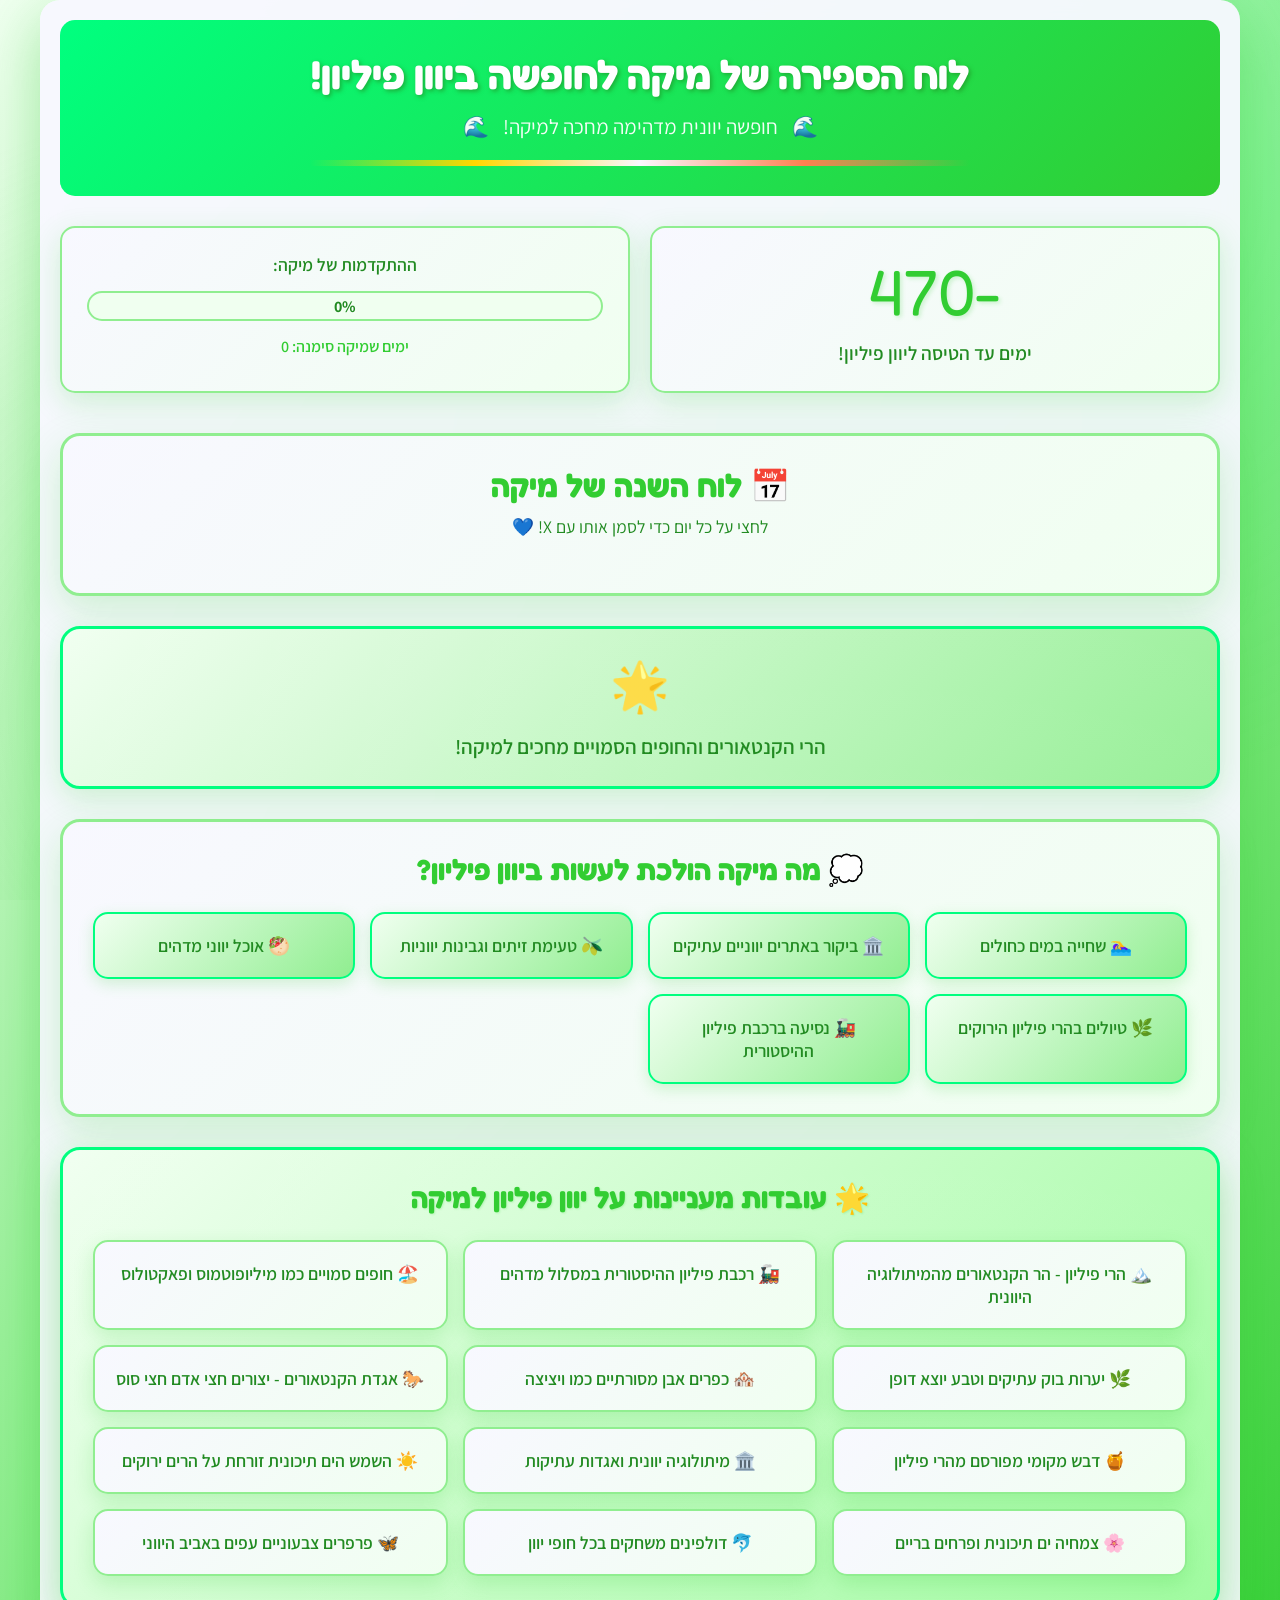
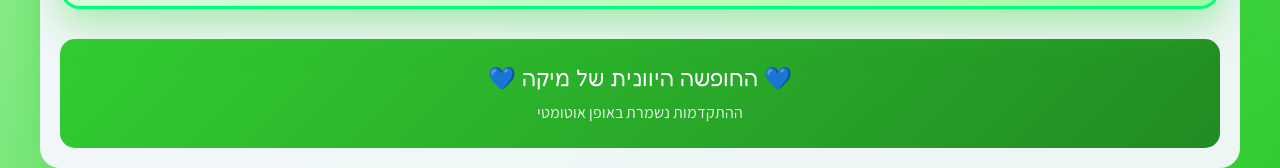
<file: index.html>
<!DOCTYPE html>
<html lang="he" dir="rtl">
<head>
    <meta charset="UTF-8">
    <meta name="viewport" content="width=device-width, initial-scale=1.0">
    <title>לוח הספירה של מיקה לחופשה ביוון פיליון</title>
    
    <!-- Meta tags for better sharing -->
    <meta name="description" content="לוח ספירה אישי של מיקה לחופשה ביוון פיליון - 21 באוגוסט 2025">
    <meta name="author" content="Mika's Greece Pilion Countdown">
    <meta name="keywords" content="Greece, Pilion, vacation, countdown, מיקה, יוון, פיליון, ספירה לאחור">
    
    <!-- Open Graph tags for social sharing -->
    <meta property="og:title" content="לוח הספירה של מיקה לחופשה ביוון פיליון">
    <meta property="og:description" content="ספירה לאחור מרגשת לחופשה של מיקה ביוון פיליון עם הרי הקנטאורים!">
    <meta property="og:type" content="website">
    <meta property="og:locale" content="he_IL">
    
    <!-- Favicon -->
    <link rel="icon" href="data:image/svg+xml,<svg xmlns=%22http://www.w3.org/2000/svg%22 viewBox=%220 0 100 100%22><text y=%22.9em%22 font-size=%2290%22>🇬🇷</text></svg>">
    
    <!-- Google Fonts -->
    <link rel="preconnect" href="https://fonts.googleapis.com">
    <link rel="preconnect" href="https://fonts.gstatic.com" crossorigin>
    <link href="https://fonts.googleapis.com/css2?family=Varela+Round&family=Fredoka+One:wght@400&family=Assistant:wght@400;600;700&display=swap" rel="stylesheet">
    
    <link rel="stylesheet" href="style.css">
</head>
<body>
    <div class="ocean-background"></div>
    <div class="floating-bubbles"></div>
    
    <div class="countdown-container">
        <header class="header">
            <h1 class="title"> לוח הספירה של מיקה לחופשה ביוון פיליון! </h1>
            <div class="subtitle">
                <span class="wave-emoji">🌊</span>
                <span>חופשה יוונית מדהימה מחכה למיקה!</span>
                <span class="wave-emoji">🌊</span>
            </div>
            <div class="azure-border"></div>
        </header>

        <div class="countdown-info">
            <div class="info-card main-counter">
                <div class="counter-number" id="daysLeft">0</div>
                <div class="counter-label">ימים עד הטיסה ליוון פיליון!</div>
            </div>
            
            <div class="info-card progress-card">
                <div class="progress-label">ההתקדמות של מיקה:</div>
                <div class="progress-bar">
                    <div class="progress-fill" id="progressFill"></div>
                    <div class="progress-text" id="progressText">0%</div>
                </div>
                <div class="marked-days">ימים שמיקה סימנה: <span id="markedCount">0</span></div>
            </div>

        </div>

        <div class="calendar-section">
            <div class="calendar-header">
                <h2>📅 לוח השנה של מיקה</h2>
                <p>לחצי על כל יום כדי לסמן אותו עם X! 💙</p>
            </div>
            
            <div class="calendar-grid" id="calendarGrid">
                <!-- Calendar will be generated by JavaScript -->
            </div>
        </div>

        <div class="encouragement-section">
            <div class="encouragement-card" id="encouragementCard">
                <div class="encouragement-icon">🌟</div>
                <div class="encouragement-text" id="encouragementText">
                    מיקה, עוד מעט תהיי ביוון פיליון עם הרי הקנטאורים הקסומים!
                </div>
            </div>
        </div>

        <div class="cyprus-dreams">
            <h3>💭 מה מיקה הולכת לעשות ביוון פיליון?</h3>
            <div class="dreams-grid">
                <div class="dream-item">🏊‍♀️ שחייה במים כחולים</div>
                <div class="dream-item">🏛️ ביקור באתרים יווניים עתיקים</div>
                <div class="dream-item">🫒 טעימת זיתים וגבינות יווניות</div>
                <div class="dream-item">🥙 אוכל יווני מדהים</div>
                <div class="dream-item">🌿 טיולים בהרי פיליון הירוקים</div>
                <div class="dream-item">🚂 נסיעה ברכבת פיליון ההיסטורית</div>
            </div>
        </div>

        <div class="cyprus-facts">
            <h3>🌟 עובדות מעניינות על יוון פיליון למיקה</h3>
            <div class="facts-grid">
                <div class="fact-item">🏔️ הרי פיליון - הר הקנטאורים מהמיתולוגיה היוונית</div>
                <div class="fact-item">🚂 רכבת פיליון ההיסטורית במסלול מדהים</div>
                <div class="fact-item">🏖️ חופים סמויים כמו מיליופוטמוס ופאקטולוס</div>
                <div class="fact-item">🌿 יערות בוק עתיקים וטבע יוצא דופן</div>
                <div class="fact-item">🏘️ כפרים אבן מסורתיים כמו ויציצה</div>
                <div class="fact-item">🐎 אגדת הקנטאורים - יצורים חצי אדם חצי סוס</div>
                <div class="fact-item">🍯 דבש מקומי מפורסם מהרי פיליון</div>
                <div class="fact-item">🏛️ מיתולוגיה יוונית ואגדות עתיקות</div>
                <div class="fact-item">☀️ השמש הים תיכונית זורחת על הרים ירוקים</div>
                <div class="fact-item">🌸 צמחיה ים תיכונית ופרחים בריים</div>
                <div class="fact-item">🐬 דולפינים משחקים בכל חופי יוון</div>
                <div class="fact-item">🦋 פרפרים צבעוניים עפים באביב היווני</div>
            </div>
        </div>

        <footer class="footer">
            <div class="footer-text">
                <p>💙 החופשה היוונית של מיקה 💙</p>
                <small>ההתקדמות נשמרת באופן אוטומטי</small>
            </div>
        </footer>
    </div>

    <!-- Celebration Modal -->
    <div class="celebration-modal" id="celebrationModal">
        <div class="celebration-content">
            <div class="celebration-emoji">🎉</div>
            <h2>יופי מיקה!</h2>
            <p>עוד יום קרוב יותר לחופשה ביוון פיליון!</p>
            <button class="close-modal" onclick="closeCelebration()">המשך ✨</button>
        </div>
    </div>

    <!-- Notification Area -->
    <div class="notification-area" id="notificationArea"></div>

    <script src="script.js"></script>
</body>
</html>
</file>
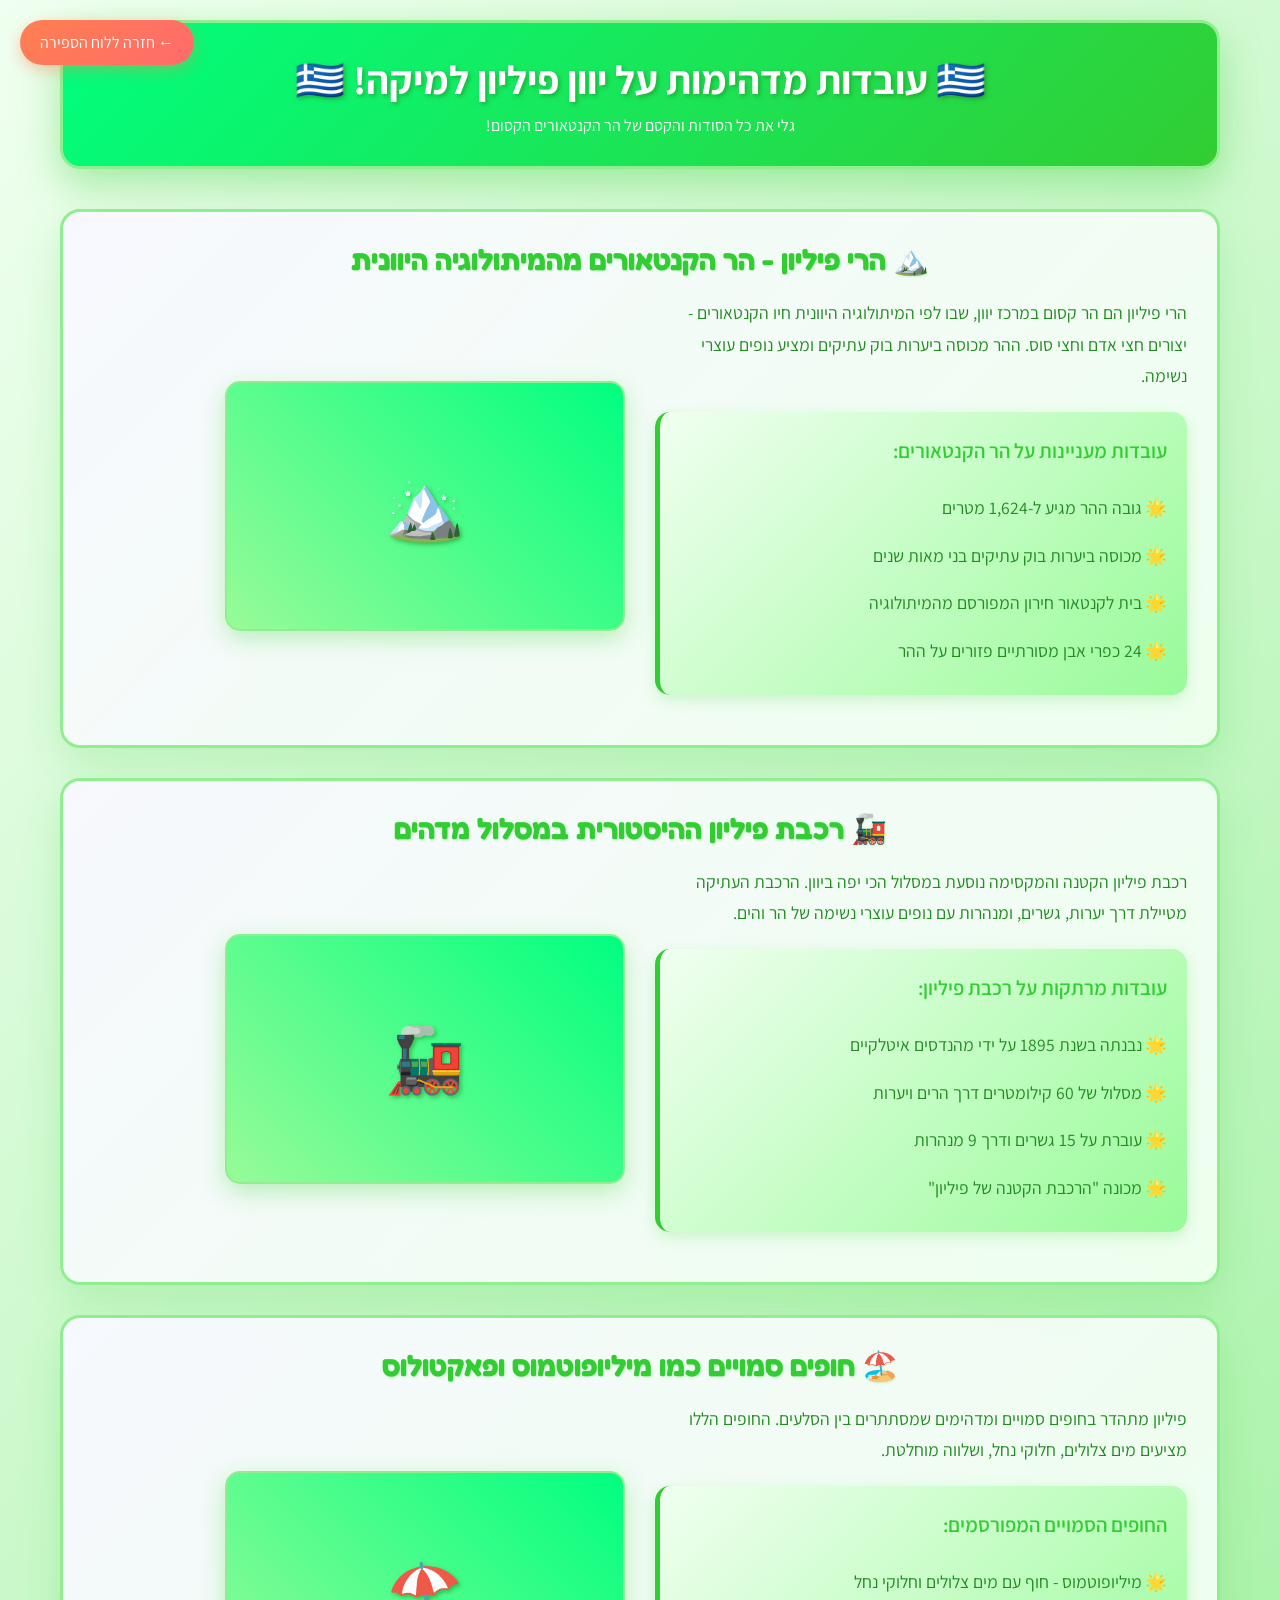
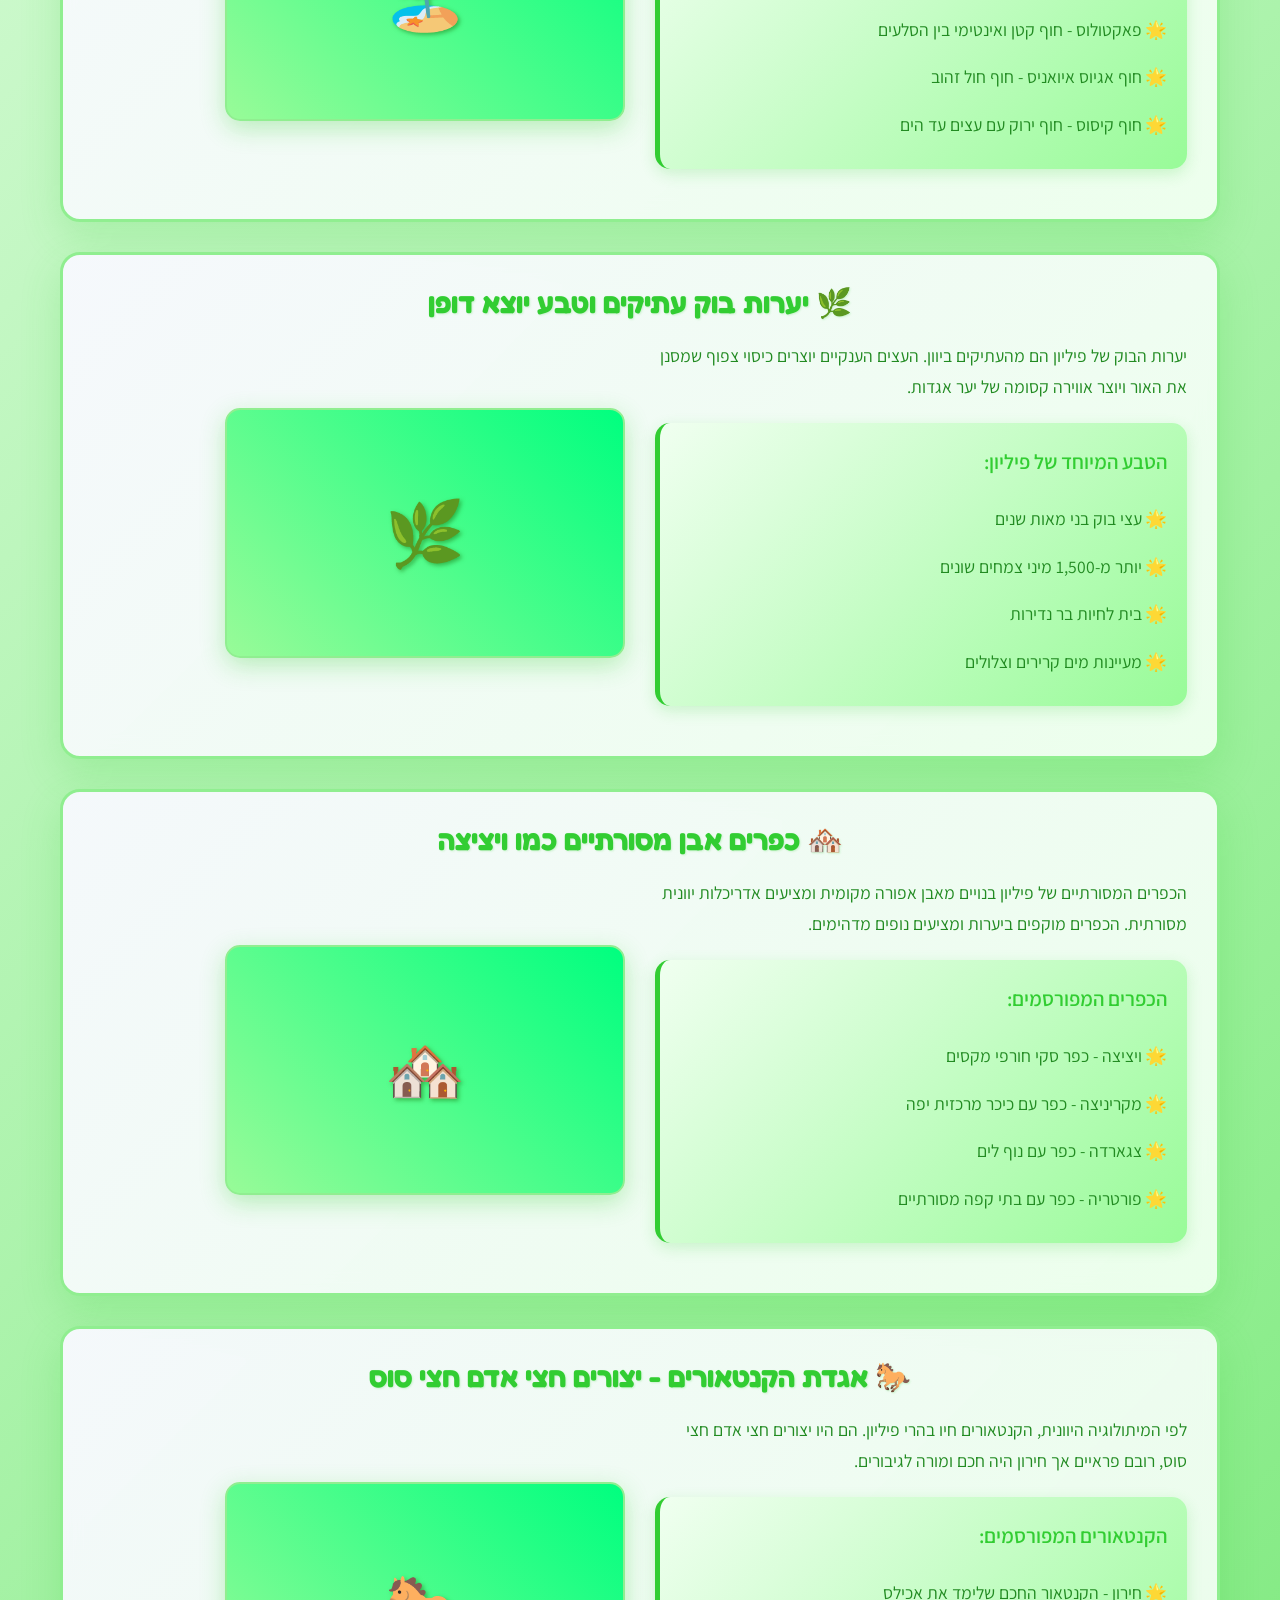
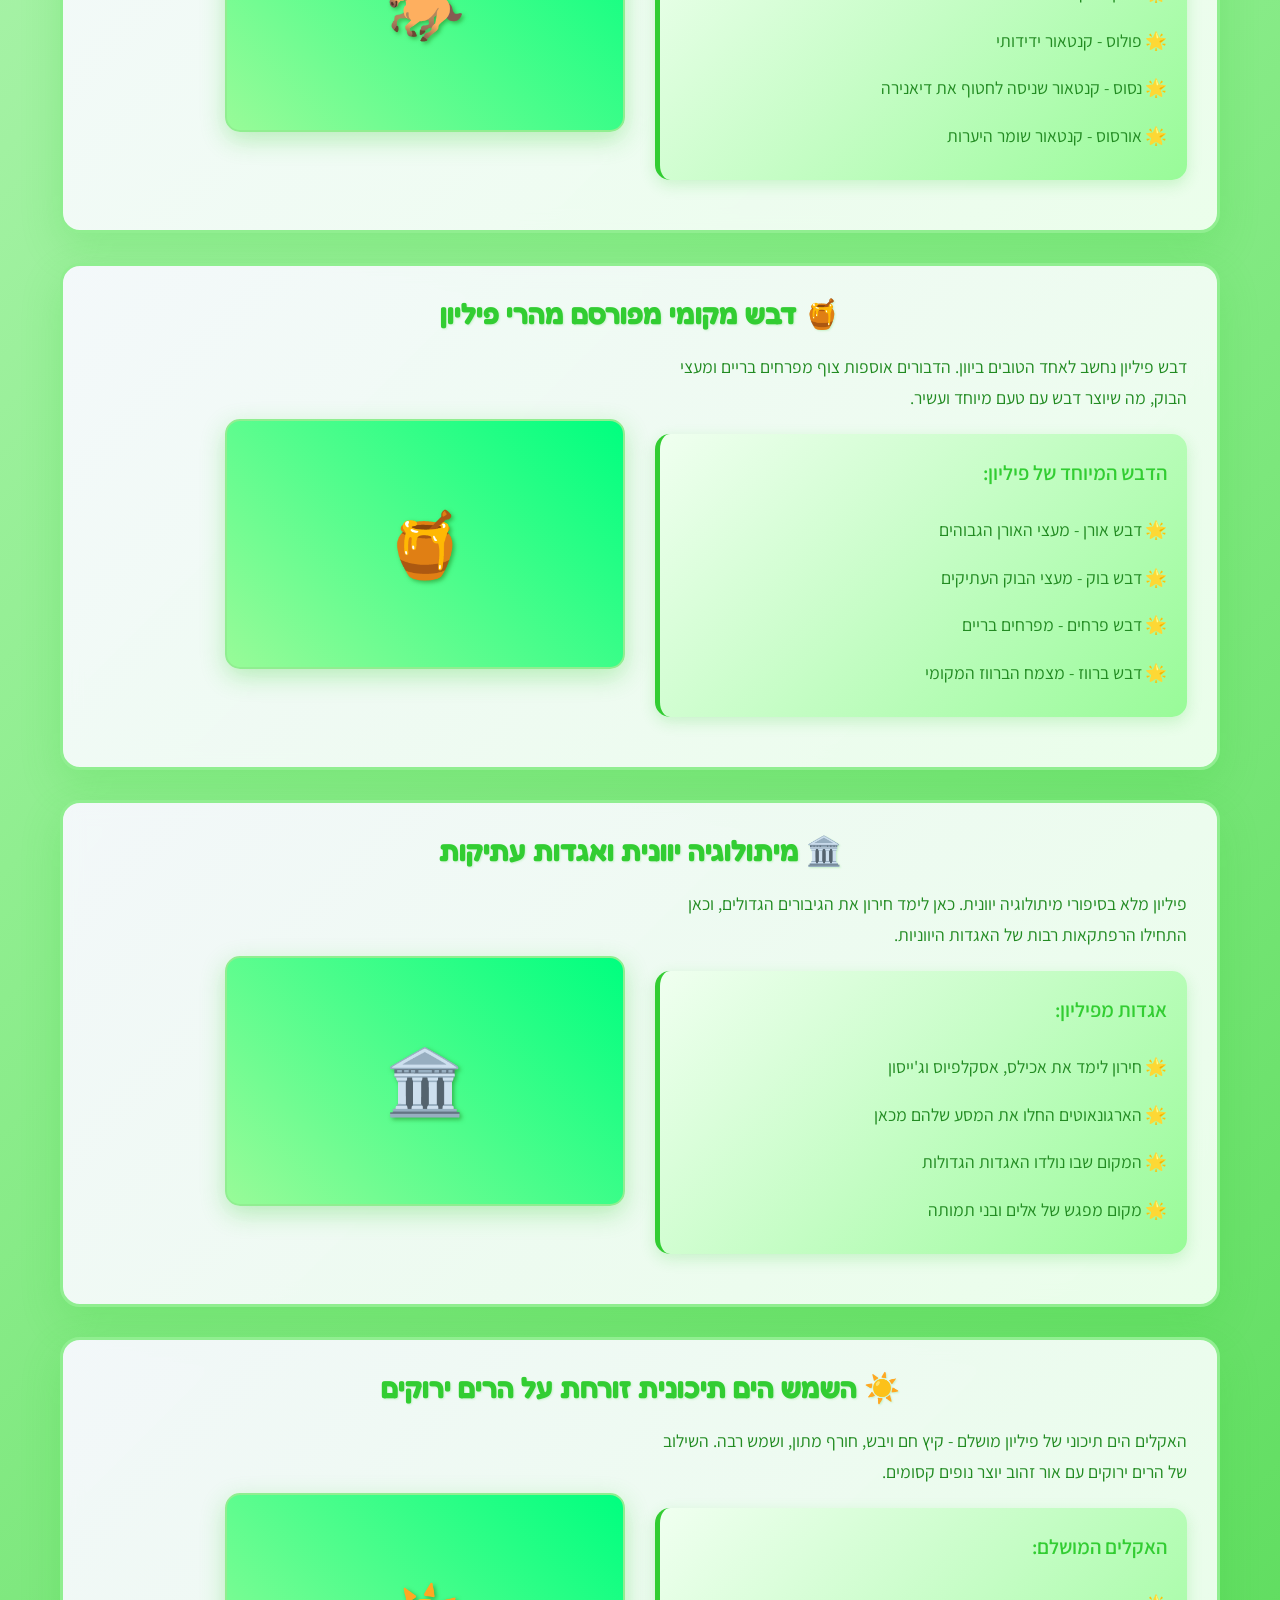
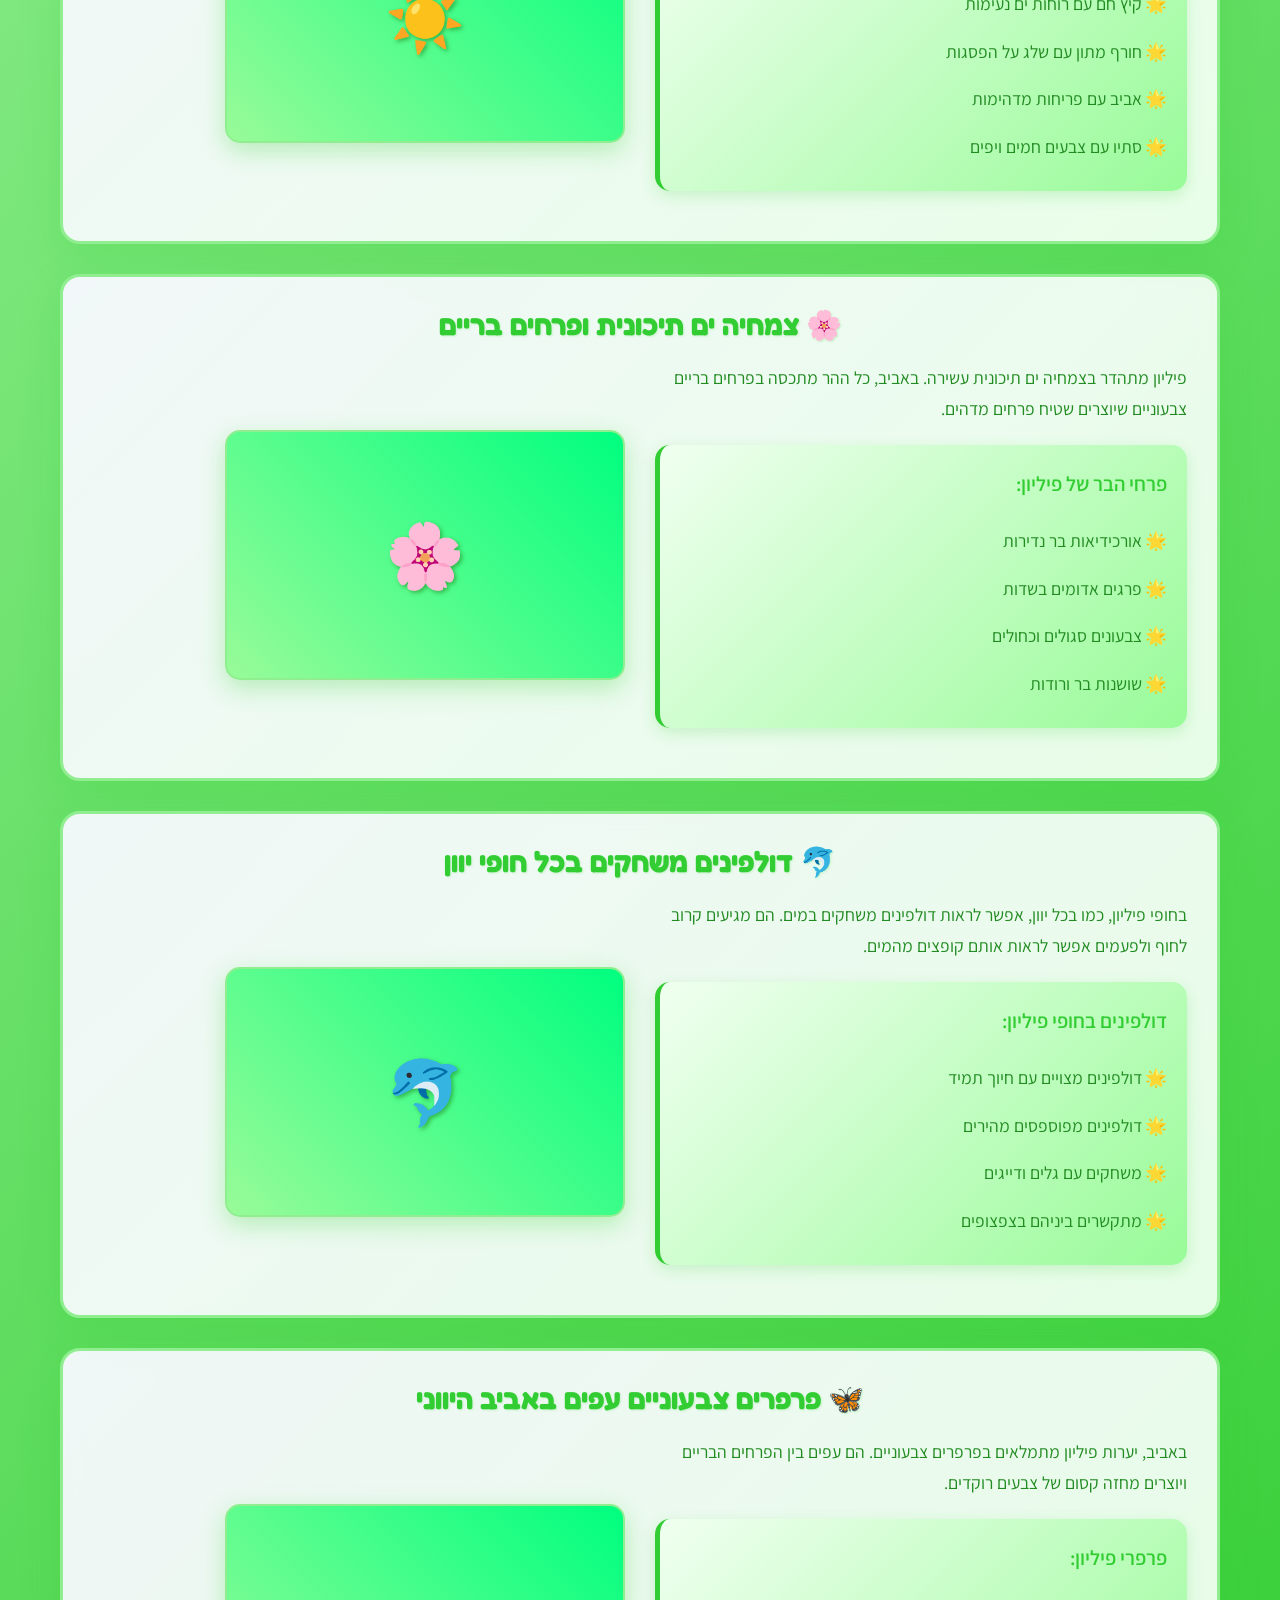
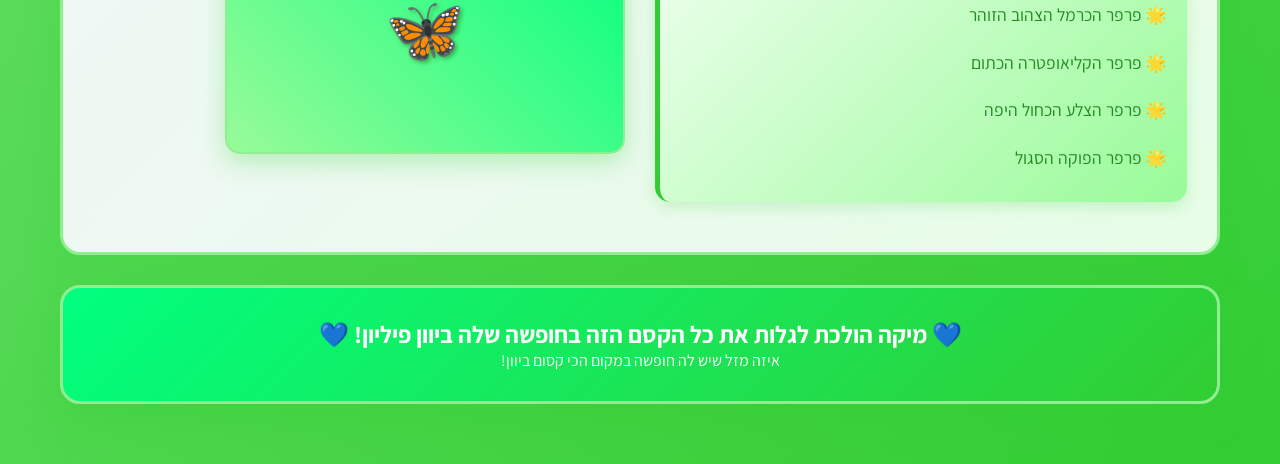
<file: greece-facts.html>
<!DOCTYPE html>
<html lang="he" dir="rtl">
<head>
    <meta charset="UTF-8">
    <meta name="viewport" content="width=device-width, initial-scale=1.0">
    <title>עובדות מעניינות על יוון פיליון - מיקה</title>
    
    <!-- Meta tags -->
    <meta name="description" content="עובדות מעניינות על יוון פיליון עם תמונות ומידע מפורט למיקה">
    <meta name="author" content="Mika's Greece Pilion Facts">
    <meta name="keywords" content="Greece, Pilion, יוון, פיליון, עובדות, תמונות, מידע, קנטאורים">
    
    <!-- Favicon -->
    <link rel="icon" href="data:image/svg+xml,<svg xmlns=%22http://www.w3.org/2000/svg%22 viewBox=%220 0 100 100%22><text y=%22.9em%22 font-size=%2290%22>🇬🇷</text></svg>">
    
    <!-- Google Fonts -->
    <link rel="preconnect" href="https://fonts.googleapis.com">
    <link rel="preconnect" href="https://fonts.gstatic.com" crossorigin>
    <link href="https://fonts.googleapis.com/css2?family=Varela+Round&family=Fredoka+One:wght@400&family=Assistant:wght@400;600;700&display=swap" rel="stylesheet">
    
    <link rel="stylesheet" href="style.css">
    <style>
        .greece-facts-page {
            max-width: 1200px;
            margin: 0 auto;
            padding: 20px;
            background: linear-gradient(135deg, #F0FFF0 0%, #90EE90 50%, #32CD32 100%);
            min-height: 100vh;
            font-family: 'Assistant', sans-serif;
        }
        
        .facts-header {
            text-align: center;
            margin-bottom: 40px;
            color: white;
            padding: 30px;
            background: linear-gradient(135deg, #00FF7F, #32CD32);
            border-radius: 20px;
            backdrop-filter: blur(10px);
            box-shadow: 0 15px 40px rgba(50, 205, 50, 0.4);
            border: 3px solid #90EE90;
        }
        
        .facts-header h1 {
            font-size: 2.5em;
            margin-bottom: 10px;
            text-shadow: 2px 2px 4px rgba(34, 139, 34, 0.6);
        }
        
        .back-button {
            position: fixed;
            top: 20px;
            left: 20px;
            background: linear-gradient(135deg, #FF7F50, #FF6B6B);
            color: white;
            border: none;
            padding: 12px 20px;
            border-radius: 25px;
            font-size: 16px;
            cursor: pointer;
            z-index: 1000;
            transition: all 0.3s ease;
            font-family: 'Assistant', sans-serif;
            box-shadow: 0 5px 15px rgba(255, 127, 80, 0.4);
        }
        
        .back-button:hover {
            background: linear-gradient(135deg, #FF6B6B, #FF5252);
            transform: scale(1.05);
            box-shadow: 0 8px 25px rgba(255, 127, 80, 0.6);
        }
        
        .fact-section {
            background: linear-gradient(135deg, rgba(248, 248, 255, 0.95), rgba(240, 255, 240, 0.95));
            margin: 30px 0;
            padding: 30px;
            border-radius: 20px;
            box-shadow: 0 15px 40px rgba(50, 205, 50, 0.2);
            backdrop-filter: blur(10px);
            border: 3px solid #90EE90;
        }
        
        .fact-section h2 {
            color: #32CD32;
            font-size: 1.8em;
            margin-bottom: 20px;
            text-align: center;
            font-family: 'Fredoka One', cursive;
            text-shadow: 1px 1px 2px rgba(50, 205, 50, 0.2);
        }
        
        .fact-content {
            display: grid;
            grid-template-columns: 1fr 1fr;
            gap: 30px;
            align-items: center;
        }
        
        .fact-text {
            font-size: 1.1em;
            line-height: 1.8;
            color: #228B22;
        }
        
        .fact-image {
            text-align: center;
        }
        
        .fact-image img {
            width: 100%;
            max-width: 400px;
            height: 250px;
            object-fit: cover;
            border-radius: 15px;
            box-shadow: 0 8px 25px rgba(50, 205, 50, 0.3);
            border: 2px solid #90EE90;
        }
        
        .image-placeholder {
            width: 100%;
            max-width: 400px;
            height: 250px;
            background: linear-gradient(45deg, #98FB98, #00FF7F);
            border-radius: 15px;
            display: flex;
            align-items: center;
            justify-content: center;
            font-size: 4em;
            color: white;
            text-shadow: 2px 2px 4px rgba(34, 139, 34, 0.6);
            box-shadow: 0 8px 25px rgba(50, 205, 50, 0.3);
            border: 2px solid #90EE90;
        }
        
        .fun-facts {
            background: linear-gradient(135deg, #F0FFF0, #98FB98);
            padding: 20px;
            border-radius: 15px;
            margin: 20px 0;
            border-left: 5px solid #32CD32;
            box-shadow: 0 5px 15px rgba(50, 205, 50, 0.2);
        }
        
        .fun-facts h3 {
            color: #32CD32;
            margin-bottom: 15px;
            font-weight: 600;
        }
        
        .fun-facts ul {
            list-style: none;
            padding: 0;
        }
        
        .fun-facts li {
            padding: 8px 0;
            position: relative;
            padding-right: 25px;
            color: #228B22;
        }
        
        .fun-facts li:before {
            content: "🌟";
            position: absolute;
            right: 0;
            top: 8px;
        }
        
        @media (max-width: 768px) {
            .fact-content {
                grid-template-columns: 1fr;
                gap: 20px;
            }
            
            .facts-header h1 {
                font-size: 2em;
            }
            
            .back-button {
                position: static;
                margin-bottom: 20px;
                width: 100%;
            }
        }
    </style>
</head>
<body>
    <div class="greece-facts-page">
        <button class="back-button" onclick="goBack()">← חזרה ללוח הספירה</button>
        
        <div class="facts-header">
            <h1>🇬🇷 עובדות מדהימות על יוון פיליון למיקה! 🇬🇷</h1>
            <p>גלי את כל הסודות והקסם של הר הקנטאורים הקסום!</p>
        </div>

        <div class="fact-section" id="centaur-mountain">
            <h2>🏔️ הרי פיליון - הר הקנטאורים מהמיתולוגיה היוונית</h2>
            <div class="fact-content">
                <div class="fact-text">
                    <p>הרי פיליון הם הר קסום במרכז יוון, שבו לפי המיתולוגיה היוונית חיו הקנטאורים - יצורים חצי אדם וחצי סוס. ההר מכוסה ביערות בוק עתיקים ומציע נופים עוצרי נשימה.</p>
                    <div class="fun-facts">
                        <h3>עובדות מעניינות על הר הקנטאורים:</h3>
                        <ul>
                            <li>גובה ההר מגיע ל-1,624 מטרים</li>
                            <li>מכוסה ביערות בוק עתיקים בני מאות שנים</li>
                            <li>בית לקנטאור חירון המפורסם מהמיתולוגיה</li>
                            <li>24 כפרי אבן מסורתיים פזורים על ההר</li>
                        </ul>
                    </div>
                </div>
                <div class="fact-image">
                    <div class="image-placeholder">🏔️</div>
                </div>
            </div>
        </div>

        <div class="fact-section" id="pelion-train">
            <h2>🚂 רכבת פיליון ההיסטורית במסלול מדהים</h2>
            <div class="fact-content">
                <div class="fact-text">
                    <p>רכבת פיליון הקטנה והמקסימה נוסעת במסלול הכי יפה ביוון. הרכבת העתיקה מטיילת דרך יערות, גשרים, ומנהרות עם נופים עוצרי נשימה של הר והים.</p>
                    <div class="fun-facts">
                        <h3>עובדות מרתקות על רכבת פיליון:</h3>
                        <ul>
                            <li>נבנתה בשנת 1895 על ידי מהנדסים איטלקיים</li>
                            <li>מסלול של 60 קילומטרים דרך הרים ויערות</li>
                            <li>עוברת על 15 גשרים ודרך 9 מנהרות</li>
                            <li>מכונה "הרכבת הקטנה של פיליון"</li>
                        </ul>
                    </div>
                </div>
                <div class="fact-image">
                    <div class="image-placeholder">🚂</div>
                </div>
            </div>
        </div>

        <div class="fact-section" id="hidden-beaches">
            <h2>🏖️ חופים סמויים כמו מיליופוטמוס ופאקטולוס</h2>
            <div class="fact-content">
                <div class="fact-text">
                    <p>פיליון מתהדר בחופים סמויים ומדהימים שמסתתרים בין הסלעים. החופים הללו מציעים מים צלולים, חלוקי נחל, ושלווה מוחלטת.</p>
                    <div class="fun-facts">
                        <h3>החופים הסמויים המפורסמים:</h3>
                        <ul>
                            <li>מיליופוטמוס - חוף עם מים צלולים וחלוקי נחל</li>
                            <li>פאקטולוס - חוף קטן ואינטימי בין הסלעים</li>
                            <li>חוף אגיוס איואניס - חוף חול זהוב</li>
                            <li>חוף קיסוס - חוף ירוק עם עצים עד הים</li>
                        </ul>
                    </div>
                </div>
                <div class="fact-image">
                    <div class="image-placeholder">🏖️</div>
                </div>
            </div>
        </div>

        <div class="fact-section" id="ancient-forests">
            <h2>🌿 יערות בוק עתיקים וטבע יוצא דופן</h2>
            <div class="fact-content">
                <div class="fact-text">
                    <p>יערות הבוק של פיליון הם מהעתיקים ביוון. העצים הענקיים יוצרים כיסוי צפוף שמסנן את האור ויוצר אווירה קסומה של יער אגדות.</p>
                    <div class="fun-facts">
                        <h3>הטבע המיוחד של פיליון:</h3>
                        <ul>
                            <li>עצי בוק בני מאות שנים</li>
                            <li>יותר מ-1,500 מיני צמחים שונים</li>
                            <li>בית לחיות בר נדירות</li>
                            <li>מעיינות מים קרירים וצלולים</li>
                        </ul>
                    </div>
                </div>
                <div class="fact-image">
                    <div class="image-placeholder">🌿</div>
                </div>
            </div>
        </div>

        <div class="fact-section" id="stone-villages">
            <h2>🏘️ כפרים אבן מסורתיים כמו ויציצה</h2>
            <div class="fact-content">
                <div class="fact-text">
                    <p>הכפרים המסורתיים של פיליון בנויים מאבן אפורה מקומית ומציעים אדריכלות יוונית מסורתית. הכפרים מוקפים ביערות ומציעים נופים מדהימים.</p>
                    <div class="fun-facts">
                        <h3>הכפרים המפורסמים:</h3>
                        <ul>
                            <li>ויציצה - כפר סקי חורפי מקסים</li>
                            <li>מקריניצה - כפר עם כיכר מרכזית יפה</li>
                            <li>צגארדה - כפר עם נוף לים</li>
                            <li>פורטריה - כפר עם בתי קפה מסורתיים</li>
                        </ul>
                    </div>
                </div>
                <div class="fact-image">
                    <div class="image-placeholder">🏘️</div>
                </div>
            </div>
        </div>

        <div class="fact-section" id="centaur-legend">
            <h2>🐎 אגדת הקנטאורים - יצורים חצי אדם חצי סוס</h2>
            <div class="fact-content">
                <div class="fact-text">
                    <p>לפי המיתולוגיה היוונית, הקנטאורים חיו בהרי פיליון. הם היו יצורים חצי אדם חצי סוס, רובם פראיים אך חירון היה חכם ומורה לגיבורים.</p>
                    <div class="fun-facts">
                        <h3>הקנטאורים המפורסמים:</h3>
                        <ul>
                            <li>חירון - הקנטאור החכם שלימד את אכילס</li>
                            <li>פולוס - קנטאור ידידותי</li>
                            <li>נסוס - קנטאור שניסה לחטוף את דיאנירה</li>
                            <li>אורסוס - קנטאור שומר היערות</li>
                        </ul>
                    </div>
                </div>
                <div class="fact-image">
                    <div class="image-placeholder">🐎</div>
                </div>
            </div>
        </div>

        <div class="fact-section" id="local-honey">
            <h2>🍯 דבש מקומי מפורסם מהרי פיליון</h2>
            <div class="fact-content">
                <div class="fact-text">
                    <p>דבש פיליון נחשב לאחד הטובים ביוון. הדבורים אוספות צוף מפרחים בריים ומעצי הבוק, מה שיוצר דבש עם טעם מיוחד ועשיר.</p>
                    <div class="fun-facts">
                        <h3>הדבש המיוחד של פיליון:</h3>
                        <ul>
                            <li>דבש אורן - מעצי האורן הגבוהים</li>
                            <li>דבש בוק - מעצי הבוק העתיקים</li>
                            <li>דבש פרחים - מפרחים בריים</li>
                            <li>דבש ברווז - מצמח הברווז המקומי</li>
                        </ul>
                    </div>
                </div>
                <div class="fact-image">
                    <div class="image-placeholder">🍯</div>
                </div>
            </div>
        </div>

        <div class="fact-section" id="greek-mythology">
            <h2>🏛️ מיתולוגיה יוונית ואגדות עתיקות</h2>
            <div class="fact-content">
                <div class="fact-text">
                    <p>פיליון מלא בסיפורי מיתולוגיה יוונית. כאן לימד חירון את הגיבורים הגדולים, וכאן התחילו הרפתקאות רבות של האגדות היווניות.</p>
                    <div class="fun-facts">
                        <h3>אגדות מפיליון:</h3>
                        <ul>
                            <li>חירון לימד את אכילס, אסקלפיוס וג'ייסון</li>
                            <li>הארגונאוטים החלו את המסע שלהם מכאן</li>
                            <li>המקום שבו נולדו האגדות הגדולות</li>
                            <li>מקום מפגש של אלים ובני תמותה</li>
                        </ul>
                    </div>
                </div>
                <div class="fact-image">
                    <div class="image-placeholder">🏛️</div>
                </div>
            </div>
        </div>

        <div class="fact-section" id="mediterranean-sun">
            <h2>☀️ השמש הים תיכונית זורחת על הרים ירוקים</h2>
            <div class="fact-content">
                <div class="fact-text">
                    <p>האקלים הים תיכוני של פיליון מושלם - קיץ חם ויבש, חורף מתון, ושמש רבה. השילוב של הרים ירוקים עם אור זהוב יוצר נופים קסומים.</p>
                    <div class="fun-facts">
                        <h3>האקלים המושלם:</h3>
                        <ul>
                            <li>קיץ חם עם רוחות ים נעימות</li>
                            <li>חורף מתון עם שלג על הפסגות</li>
                            <li>אביב עם פריחות מדהימות</li>
                            <li>סתיו עם צבעים חמים ויפים</li>
                        </ul>
                    </div>
                </div>
                <div class="fact-image">
                    <div class="image-placeholder">☀️</div>
                </div>
            </div>
        </div>

        <div class="fact-section" id="mediterranean-flora">
            <h2>🌸 צמחיה ים תיכונית ופרחים בריים</h2>
            <div class="fact-content">
                <div class="fact-text">
                    <p>פיליון מתהדר בצמחיה ים תיכונית עשירה. באביב, כל ההר מתכסה בפרחים בריים צבעוניים שיוצרים שטיח פרחים מדהים.</p>
                    <div class="fun-facts">
                        <h3>פרחי הבר של פיליון:</h3>
                        <ul>
                            <li>אורכידיאות בר נדירות</li>
                            <li>פרגים אדומים בשדות</li>
                            <li>צבעונים סגולים וכחולים</li>
                            <li>שושנות בר ורודות</li>
                        </ul>
                    </div>
                </div>
                <div class="fact-image">
                    <div class="image-placeholder">🌸</div>
                </div>
            </div>
        </div>

        <div class="fact-section" id="greek-dolphins">
            <h2>🐬 דולפינים משחקים בכל חופי יוון</h2>
            <div class="fact-content">
                <div class="fact-text">
                    <p>בחופי פיליון, כמו בכל יוון, אפשר לראות דולפינים משחקים במים. הם מגיעים קרוב לחוף ולפעמים אפשר לראות אותם קופצים מהמים.</p>
                    <div class="fun-facts">
                        <h3>דולפינים בחופי פיליון:</h3>
                        <ul>
                            <li>דולפינים מצויים עם חיוך תמיד</li>
                            <li>דולפינים מפוספסים מהירים</li>
                            <li>משחקים עם גלים ודייגים</li>
                            <li>מתקשרים ביניהם בצפצופים</li>
                        </ul>
                    </div>
                </div>
                <div class="fact-image">
                    <div class="image-placeholder">🐬</div>
                </div>
            </div>
        </div>

        <div class="fact-section" id="greek-butterflies">
            <h2>🦋 פרפרים צבעוניים עפים באביב היווני</h2>
            <div class="fact-content">
                <div class="fact-text">
                    <p>באביב, יערות פיליון מתמלאים בפרפרים צבעוניים. הם עפים בין הפרחים הבריים ויוצרים מחזה קסום של צבעים רוקדים.</p>
                    <div class="fun-facts">
                        <h3>פרפרי פיליון:</h3>
                        <ul>
                            <li>פרפר הכרמל הצהוב הזוהר</li>
                            <li>פרפר הקליאופטרה הכתום</li>
                            <li>פרפר הצלע הכחול היפה</li>
                            <li>פרפר הפוקה הסגול</li>
                        </ul>
                    </div>
                </div>
                <div class="fact-image">
                    <div class="image-placeholder">🦋</div>
                </div>
            </div>
        </div>

        <div class="facts-header">
            <h2>💙 מיקה הולכת לגלות את כל הקסם הזה בחופשה שלה ביוון פיליון! 💙</h2>
            <p>איזה מזל שיש לה חופשה במקום הכי קסום ביוון!</p>
        </div>
    </div>

    <script>
        function goBack() {
            window.close();
            // If window.close() doesn't work (security restrictions), navigate back
            if (document.referrer) {
                window.location.href = document.referrer;
            } else {
                window.location.href = 'index.html';
            }
        }
        
        // Smooth scrolling for anchor links
        document.querySelectorAll('a[href^="#"]').forEach(anchor => {
            anchor.addEventListener('click', function (e) {
                e.preventDefault();
                document.querySelector(this.getAttribute('href')).scrollIntoView({
                    behavior: 'smooth'
                });
            });
        });
    </script>
</body>
</html>
</file>
<file: style.css>
/* Mika's 🇬🇷 יוון Pilion Vacation Countdown Chart - Hebrew RTL */

:root {
    /* Light Green Color Palette */
    --green-light: #F0FFF0;
    --green-medium: #90EE90;
    --green-deep: #32CD32;
    --green-dark: #228B22;
    --green-bright: #00FF7F;
    --green-sky: #98FB98;
    --pearl-white: #F8F8FF;
    --coral-accent: #FF7F50;
    --gold-sunset: #FFD700;
    --shadow-light: rgba(50, 205, 50, 0.2);
    --shadow-medium: rgba(50, 205, 50, 0.4);
    --shadow-dark: rgba(34, 139, 34, 0.6);
}

* {
    margin: 0;
    padding: 0;
    box-sizing: border-box;
}

body {
    font-family: 'Assistant', sans-serif;
    background: linear-gradient(135deg, var(--green-light) 0%, var(--green-medium) 50%, var(--green-deep) 100%);
    min-height: 100vh;
    color: var(--green-dark);
    position: relative;
    overflow-x: hidden;
    direction: rtl;
}

/* Nature Background */
.ocean-background {
    position: fixed;
    top: 0;
    left: 0;
    width: 100%;
    height: 100%;
    background: 
        radial-gradient(circle at 20% 80%, rgba(144, 238, 144, 0.3) 0%, transparent 50%),
        radial-gradient(circle at 80% 20%, rgba(0, 255, 127, 0.2) 0%, transparent 50%),
        radial-gradient(circle at 40% 40%, rgba(50, 205, 50, 0.15) 0%, transparent 50%);
    z-index: -2;
    animation: oceanWave 12s ease-in-out infinite;
}

@keyframes oceanWave {
    0%, 100% { transform: translateY(0px); }
    50% { transform: translateY(-10px); }
}

/* Floating Bubbles */
.floating-bubbles {
    position: fixed;
    top: 0;
    left: 0;
    width: 100%;
    height: 100%;
    pointer-events: none;
    z-index: -1;
}

.floating-bubbles::before,
.floating-bubbles::after {
    content: '💚';
    position: absolute;
    font-size: 20px;
    animation: bubbleFloat 8s infinite ease-in-out;
    opacity: 0.6;
}

.floating-bubbles::before {
    top: 10%;
    left: 15%;
    animation-delay: -2s;
}

.floating-bubbles::after {
    top: 60%;
    right: 20%;
    animation-delay: -4s;
}

@keyframes bubbleFloat {
    0%, 100% { transform: translateY(0px) scale(1); opacity: 0.6; }
    50% { transform: translateY(-30px) scale(1.1); opacity: 0.8; }
}

/* Main Container */
.countdown-container {
    max-width: 1200px;
    margin: 0 auto;
    padding: 20px;
    background: rgba(248, 248, 255, 0.95);
    border-radius: 20px;
    box-shadow: 0 20px 60px var(--shadow-medium);
    position: relative;
    backdrop-filter: blur(10px);
}

/* Header */
.header {
    text-align: center;
    margin-bottom: 30px;
    padding: 30px;
    background: linear-gradient(135deg, var(--green-bright), var(--green-deep));
    border-radius: 15px;
    color: white;
    position: relative;
    overflow: hidden;
}

.title {
    font-family: 'Fredoka One', cursive;
    font-size: 2.5rem;
    margin-bottom: 15px;
    text-shadow: 2px 2px 4px var(--shadow-dark);
    animation: titleGlow 3s ease-in-out infinite alternate;
}

@keyframes titleGlow {
    0% { text-shadow: 2px 2px 4px var(--shadow-dark); }
    100% { text-shadow: 2px 2px 4px var(--shadow-dark), 0 0 20px rgba(255, 255, 255, 0.5); }
}

.subtitle {
    font-size: 1.3rem;
    margin-bottom: 20px;
    opacity: 0.95;
}

.wave-emoji {
    display: inline-block;
    animation: wave 2s ease-in-out infinite;
    margin: 0 10px;
}

@keyframes wave {
    0%, 100% { transform: rotate(-10deg); }
    50% { transform: rotate(10deg); }
}

.azure-border {
    height: 6px;
    background: linear-gradient(90deg, 
        transparent,
        var(--gold-sunset),
        var(--pearl-white),
        var(--coral-accent),
        transparent
    );
    border-radius: 3px;
    animation: borderShimmer 4s linear infinite;
    margin: 0 auto;
    width: 60%;
}

@keyframes borderShimmer {
    0% { background-position: -200% 0; }
    100% { background-position: 200% 0; }
}

/* Countdown Info Section */
.countdown-info {
    display: grid;
    grid-template-columns: repeat(auto-fit, minmax(300px, 1fr));
    gap: 20px;
    margin-bottom: 40px;
}

.info-card {
    background: linear-gradient(135deg, var(--pearl-white), var(--green-light));
    border-radius: 15px;
    padding: 25px;
    text-align: center;
    box-shadow: 0 10px 30px var(--shadow-light);
    border: 2px solid var(--green-medium);
    transition: transform 0.3s ease, box-shadow 0.3s ease;
}

.info-card:hover {
    transform: translateY(-5px);
    box-shadow: 0 15px 40px var(--shadow-medium);
}

.main-counter .counter-number {
    font-family: 'Fredoka One', cursive;
    font-size: 4rem;
    color: var(--green-deep);
    text-shadow: 2px 2px 4px var(--shadow-light);
    animation: counterPulse 2s ease-in-out infinite;
}

@keyframes counterPulse {
    0%, 100% { transform: scale(1); }
    50% { transform: scale(1.05); }
}

.counter-label {
    font-size: 1.2rem;
    color: var(--green-dark);
    font-weight: 600;
    margin-top: 10px;
}

/* Progress Card */
.progress-label {
    font-size: 1.1rem;
    color: var(--green-dark);
    font-weight: 600;
    margin-bottom: 15px;
}

.progress-bar {
    width: 100%;
    height: 30px;
    background: var(--green-light);
    border-radius: 15px;
    position: relative;
    overflow: hidden;
    border: 2px solid var(--green-medium);
    margin-bottom: 15px;
}

.progress-fill {
    height: 100%;
    background: linear-gradient(90deg, var(--green-bright), var(--green-deep));
    border-radius: 13px;
    transition: width 0.6s ease;
    position: relative;
    overflow: hidden;
}

.progress-fill::after {
    content: '';
    position: absolute;
    top: 0;
    left: -100%;
    width: 100%;
    height: 100%;
    background: linear-gradient(90deg, transparent, rgba(255, 255, 255, 0.4), transparent);
    animation: progressShine 2s infinite;
}

@keyframes progressShine {
    0% { left: -100%; }
    100% { left: 100%; }
}

.progress-text {
    position: absolute;
    top: 50%;
    left: 50%;
    transform: translate(-50%, -50%);
    color: var(--green-dark);
    font-weight: bold;
    text-shadow: 1px 1px 2px rgba(255, 255, 255, 0.8);
}

.marked-days {
    color: var(--green-deep);
    font-weight: 600;
}

/* Destination Card */
.destination-info {
    display: flex;
    flex-direction: column;
    gap: 10px;
}

.destination-date {
    font-size: 1rem;
    color: var(--green-deep);
}

.date-display {
    font-family: 'Fredoka One', cursive;
    font-size: 1.8rem;
    color: var(--green-dark);
    text-shadow: 1px 1px 2px var(--shadow-light);
}

.destination-name {
    font-size: 1.3rem;
    color: var(--coral-accent);
    font-weight: bold;
}

/* Countdown Table */
.countdown-table-card {
    padding: 20px;
}

.countdown-table {
    width: 100%;
    border-collapse: collapse;
    background: linear-gradient(135deg, var(--green-light), var(--pearl-white));
    border-radius: 12px;
    overflow: hidden;
    box-shadow: 0 8px 20px var(--shadow-light);
}

.countdown-table th {
    background: linear-gradient(135deg, var(--green-bright), var(--green-deep));
    color: white;
    padding: 15px;
    font-family: 'Fredoka One', cursive;
    font-size: 1.2rem;
    text-align: center;
    border: none;
}

.countdown-table td {
    padding: 20px;
    text-align: center;
    font-family: 'Fredoka One', cursive;
    font-size: 3rem;
    color: var(--green-deep);
    text-shadow: 1px 1px 2px var(--shadow-light);
    animation: counterPulse 2s ease-in-out infinite;
    border: none;
}

/* Calendar Section */
.calendar-section {
    background: linear-gradient(135deg, var(--pearl-white), var(--green-light));
    border-radius: 20px;
    padding: 30px;
    margin-bottom: 30px;
    box-shadow: 0 15px 40px var(--shadow-light);
    border: 3px solid var(--green-medium);
}

.calendar-header {
    text-align: center;
    margin-bottom: 25px;
}

.calendar-header h2 {
    font-family: 'Fredoka One', cursive;
    font-size: 2rem;
    color: var(--green-deep);
    margin-bottom: 10px;
}

.calendar-header p {
    font-size: 1.1rem;
    color: var(--green-dark);
}

.calendar-grid {
    display: grid;
    grid-template-columns: repeat(auto-fill, minmax(120px, 1fr));
    gap: 12px;
    max-width: 1000px;
    margin: 0 auto;
}

.calendar-day {
    aspect-ratio: 1;
    background: linear-gradient(135deg, var(--green-light), var(--green-medium));
    border: 2px solid var(--green-deep);
    border-radius: 12px;
    display: flex;
    align-items: center;
    justify-content: center;
    font-size: 0.9rem;
    font-weight: bold;
    color: var(--green-dark);
    cursor: pointer;
    transition: all 0.3s ease;
    position: relative;
    min-height: 120px;
    padding: 8px;
    text-align: center;
    white-space: pre-line;
    line-height: 1.2;
}

.calendar-day:hover {
    transform: scale(1.1);
    box-shadow: 0 5px 15px var(--shadow-medium);
    background: linear-gradient(135deg, var(--green-bright), var(--green-deep));
    color: white;
}

.calendar-day.past {
    background: linear-gradient(135deg, #e0e0e0, #c0c0c0);
    color: #666;
    cursor: not-allowed;
}

.calendar-day.today {
    background: linear-gradient(135deg, var(--gold-sunset), var(--coral-accent));
    color: white;
    animation: todayGlow 2s ease-in-out infinite alternate;
    box-shadow: 0 0 20px rgba(255, 215, 0, 0.6);
}

@keyframes todayGlow {
    0% { box-shadow: 0 0 20px rgba(255, 215, 0, 0.6); }
    100% { box-shadow: 0 0 30px rgba(255, 215, 0, 0.8); }
}

.calendar-day.vacation-day {
    background: linear-gradient(135deg, var(--gold-sunset), var(--coral-accent));
    color: white;
    font-size: 0.8rem;
    font-weight: bold;
    animation: vacationShine 3s ease-in-out infinite;
}

@keyframes vacationShine {
    0%, 100% { box-shadow: 0 0 20px rgba(255, 215, 0, 0.8); }
    50% { box-shadow: 0 0 40px rgba(255, 215, 0, 1); }
}

.calendar-day.marked {
    background: linear-gradient(135deg, var(--green-medium), var(--green-deep));
    color: white;
}

.calendar-day.marked::after {
    content: '❌';
    position: absolute;
    font-size: 1.5rem;
    animation: markAppear 0.5s ease;
}

@keyframes markAppear {
    0% { transform: scale(0) rotate(0deg); opacity: 0; }
    100% { transform: scale(1) rotate(360deg); opacity: 1; }
}

/* Flight Day Styling - Same as Today */
.calendar-day.flight-day {
    background: linear-gradient(135deg, var(--gold-sunset), var(--coral-accent));
    color: white;
    animation: todayGlow 2s ease-in-out infinite alternate;
    box-shadow: 0 0 20px rgba(255, 215, 0, 0.6);
}

.calendar-day.flight-day:hover {
    transform: scale(1.1);
    box-shadow: 0 5px 15px var(--shadow-medium);
    background: linear-gradient(135deg, var(--green-bright), var(--green-deep));
    color: white;
}

/* Flight Day Elements */
.flight-header {
    display: flex;
    align-items: center;
    justify-content: center;
    gap: 8px;
    margin-bottom: 4px;
    background: rgba(255, 255, 255, 0.2);
    border-radius: 8px;
    padding: 4px 8px;
    width: 100%;
}

.flying-airplane {
    font-size: 1.2rem;
    animation: airplaneFly 2s ease-in-out infinite;
}

@keyframes airplaneFly {
    0%, 100% { transform: translateX(-3px) rotate(-5deg); }
    50% { transform: translateX(3px) rotate(5deg); }
}

.flight-title {
    font-size: 0.9rem;
    font-weight: bold;
    text-shadow: 1px 1px 2px rgba(0,0,0,0.3);
}

.flight-date {
    font-size: 0.8rem;
    background: rgba(255, 255, 255, 0.3);
    border-radius: 4px;
    padding: 2px 6px;
    margin: 2px 0;
}

.flight-destination {
    font-size: 0.75rem;
    font-weight: bold;
    text-shadow: 1px 1px 2px rgba(0,0,0,0.3);
    margin: 2px 0;
}

.flight-time {
    font-size: 0.7rem;
    background: rgba(255, 255, 255, 0.2);
    border-radius: 4px;
    padding: 2px 4px;
    margin: 2px 0;
}

.flight-excitement {
    font-size: 0.7rem;
    font-weight: bold;
    color: #FFFF00;
    text-shadow: 1px 1px 2px rgba(0,0,0,0.5);
    animation: excitementPulse 1s ease-in-out infinite;
}

@keyframes excitementPulse {
    0%, 100% { transform: scale(1); }
    50% { transform: scale(1.1); }
}

.boarding-pass-perforation {
    position: absolute;
    left: -2px;
    top: 30%;
    bottom: 30%;
    width: 4px;
    background: repeating-linear-gradient(
        to bottom,
        transparent 0px,
        transparent 3px,
        #FFD700 3px,
        #FFD700 6px
    );
    border-radius: 2px;
}

.flight-sparkles {
    position: absolute;
    top: -10px;
    right: -10px;
    display: flex;
    gap: 2px;
    font-size: 0.8rem;
}

.sparkle {
    animation: sparkleRotate 2s linear infinite;
}

.sparkle:nth-child(2) {
    animation-delay: 0.5s;
}

.sparkle:nth-child(3) {
    animation-delay: 1s;
}

@keyframes sparkleRotate {
    0% { transform: rotate(0deg) scale(1); opacity: 1; }
    50% { transform: rotate(180deg) scale(1.2); opacity: 0.8; }
    100% { transform: rotate(360deg) scale(1); opacity: 1; }
}

/* Pre-Flight Day Styling */
.calendar-day.pre-flight-day {
    background: linear-gradient(135deg, #FF6B35, #FF8C00) !important;
    color: white !important;
    border: 2px solid #FF6B35 !important;
    box-shadow: 0 0 20px rgba(255, 107, 53, 0.6) !important;
    animation: preFlightGlow 2s ease-in-out infinite alternate !important;
    transform: scale(1.1) !important;
}

@keyframes preFlightGlow {
    0% { 
        box-shadow: 0 0 20px rgba(255, 107, 53, 0.6);
        transform: scale(1.1);
    }
    100% { 
        box-shadow: 0 0 30px rgba(255, 107, 53, 0.8);
        transform: scale(1.15);
    }
}

/* Month Headers */
.month-header {
    grid-column: 1 / -1;
    text-align: center;
    font-family: 'Fredoka One', cursive;
    font-size: 1.5rem;
    color: var(--green-deep);
    background: linear-gradient(135deg, var(--green-light), var(--pearl-white));
    border-radius: 10px;
    padding: 15px;
    margin: 10px 0;
    border: 2px solid var(--green-medium);
}

/* Encouragement Section */
.encouragement-section {
    margin-bottom: 30px;
}

.encouragement-card {
    background: linear-gradient(135deg, var(--green-light), var(--green-medium));
    border-radius: 20px;
    padding: 25px;
    text-align: center;
    box-shadow: 0 10px 30px var(--shadow-light);
    border: 3px solid var(--green-bright);
    position: relative;
    overflow: hidden;
}

.encouragement-card::before {
    content: '';
    position: absolute;
    top: -50%;
    left: -50%;
    width: 200%;
    height: 200%;
    background: linear-gradient(45deg, transparent, rgba(255, 255, 255, 0.1), transparent);
    animation: sparkle 4s linear infinite;
}

@keyframes sparkle {
    0% { transform: rotate(0deg); }
    100% { transform: rotate(360deg); }
}

.encouragement-icon {
    font-size: 3rem;
    margin-bottom: 15px;
    animation: iconBounce 2s ease-in-out infinite;
}

@keyframes iconBounce {
    0%, 100% { transform: translateY(0); }
    50% { transform: translateY(-10px); }
}

.encouragement-text {
    font-size: 1.3rem;
    color: var(--green-dark);
    font-weight: 600;
    line-height: 1.4;
    position: relative;
    z-index: 1;
}

/* Cyprus Dreams Section */
.cyprus-dreams {
    background: linear-gradient(135deg, var(--pearl-white), var(--green-light));
    border-radius: 20px;
    padding: 30px;
    margin-bottom: 30px;
    box-shadow: 0 15px 40px var(--shadow-light);
    border: 3px solid var(--green-medium);
}

.cyprus-dreams h3 {
    font-family: 'Fredoka One', cursive;
    font-size: 1.8rem;
    color: var(--green-deep);
    text-align: center;
    margin-bottom: 25px;
}

.dreams-grid {
    display: grid;
    grid-template-columns: repeat(auto-fit, minmax(250px, 1fr));
    gap: 15px;
}

.dream-item {
    background: linear-gradient(135deg, var(--green-light), var(--green-medium));
    border-radius: 15px;
    padding: 20px;
    text-align: center;
    font-size: 1.1rem;
    color: var(--green-dark);
    font-weight: 600;
    box-shadow: 0 5px 15px var(--shadow-light);
    border: 2px solid var(--green-bright);
    transition: transform 0.3s ease;
}

.dream-item:hover {
    transform: scale(1.05) rotate(1deg);
    box-shadow: 0 8px 25px var(--shadow-medium);
}

/* Cyprus Facts Section */
.cyprus-facts {
    background: linear-gradient(135deg, var(--green-light), var(--green-sky));
    border-radius: 20px;
    padding: 30px;
    margin-bottom: 30px;
    box-shadow: 0 15px 40px var(--shadow-medium);
    border: 3px solid var(--green-bright);
    position: relative;
    overflow: hidden;
}

.cyprus-facts::before {
    content: '';
    position: absolute;
    top: -50%;
    left: -50%;
    width: 200%;
    height: 200%;
    background: linear-gradient(45deg, transparent, rgba(255, 255, 255, 0.1), transparent);
    animation: factShine 6s linear infinite;
}

@keyframes factShine {
    0% { transform: rotate(0deg); }
    100% { transform: rotate(360deg); }
}

.cyprus-facts h3 {
    font-family: 'Fredoka One', cursive;
    font-size: 1.8rem;
    color: var(--green-deep);
    text-align: center;
    margin-bottom: 25px;
    position: relative;
    z-index: 1;
    text-shadow: 1px 1px 2px var(--shadow-light);
}

.facts-grid {
    display: grid;
    grid-template-columns: repeat(auto-fit, minmax(280px, 1fr));
    gap: 15px;
    position: relative;
    z-index: 1;
}

.fact-item {
    background: linear-gradient(135deg, var(--pearl-white), var(--green-light));
    border-radius: 15px;
    padding: 20px;
    text-align: center;
    font-size: 1.1rem;
    color: var(--green-dark);
    font-weight: 600;
    box-shadow: 0 8px 20px var(--shadow-light);
    border: 2px solid var(--green-medium);
    transition: all 0.4s ease;
    position: relative;
    overflow: hidden;
}

.fact-item::before {
    content: '';
    position: absolute;
    top: 0;
    left: -100%;
    width: 100%;
    height: 100%;
    background: linear-gradient(90deg, transparent, rgba(144, 238, 144, 0.3), transparent);
    transition: left 0.6s ease;
}

.fact-item:hover {
    transform: scale(1.05) rotate(-1deg);
    box-shadow: 0 12px 30px var(--shadow-medium);
    background: linear-gradient(135deg, var(--green-light), var(--green-medium));
    color: white;
    border-color: var(--green-bright);
}

.fact-item:hover::before {
    left: 100%;
}

.fact-item:nth-child(even):hover {
    transform: scale(1.05) rotate(1deg);
}

/* Footer */
.footer {
    text-align: center;
    padding: 25px;
    background: linear-gradient(135deg, var(--green-deep), var(--green-dark));
    border-radius: 15px;
    color: white;
    margin-top: 20px;
}

.footer-text p {
    font-family: 'Fredoka One', cursive;
    font-size: 1.4rem;
    margin-bottom: 10px;
}

.footer-text small {
    opacity: 0.9;
    font-size: 1rem;
}

/* Celebration Modal */
.celebration-modal {
    position: fixed;
    top: 0;
    left: 0;
    width: 100%;
    height: 100%;
    background: rgba(0, 0, 0, 0.7);
    display: none;
    align-items: center;
    justify-content: center;
    z-index: 1000;
    backdrop-filter: blur(5px);
}

.celebration-modal.show {
    display: flex;
    animation: modalAppear 0.5s ease;
}

@keyframes modalAppear {
    0% { opacity: 0; }
    100% { opacity: 1; }
}

.celebration-content {
    background: linear-gradient(135deg, var(--pearl-white), var(--green-light));
    border-radius: 20px;
    padding: 40px;
    text-align: center;
    box-shadow: 0 20px 60px var(--shadow-dark);
    border: 4px solid var(--green-bright);
    animation: celebrationBounce 0.6s ease;
}

@keyframes celebrationBounce {
    0% { transform: scale(0.5); }
    50% { transform: scale(1.1); }
    100% { transform: scale(1); }
}

.celebration-emoji {
    font-size: 4rem;
    margin-bottom: 20px;
    animation: celebrationSpin 2s linear infinite;
}

@keyframes celebrationSpin {
    0% { transform: rotate(0deg); }
    100% { transform: rotate(360deg); }
}

.celebration-content h2 {
    font-family: 'Fredoka One', cursive;
    font-size: 2.5rem;
    color: var(--green-deep);
    margin-bottom: 15px;
}

.celebration-content p {
    font-size: 1.3rem;
    color: var(--green-dark);
    margin-bottom: 25px;
}

.close-modal {
    background: linear-gradient(135deg, var(--green-bright), var(--green-deep));
    color: white;
    border: none;
    border-radius: 12px;
    padding: 15px 30px;
    font-size: 1.2rem;
    font-weight: bold;
    cursor: pointer;
    transition: transform 0.3s ease;
}

.close-modal:hover {
    transform: scale(1.05);
}

/* Notification Area */
.notification-area {
    position: fixed;
    top: 20px;
    right: 20px;
    z-index: 1000;
}

.notification {
    background: linear-gradient(135deg, var(--green-light), var(--green-medium));
    border-radius: 15px;
    padding: 15px 25px;
    margin-bottom: 15px;
    color: var(--green-dark);
    font-weight: 600;
    box-shadow: 0 10px 30px var(--shadow-medium);
    border: 2px solid var(--green-bright);
    transform: translateX(100%);
    transition: transform 0.3s ease;
    min-width: 300px;
}

.notification.show {
    transform: translateX(0);
}

/* Flight Modal Styles */
.flight-modal {
    position: fixed;
    top: 0;
    left: 0;
    width: 100%;
    height: 100%;
    background: rgba(0, 0, 0, 0.8);
    display: none;
    align-items: center;
    justify-content: center;
    z-index: 2000;
    backdrop-filter: blur(10px);
}

.flight-modal.show {
    display: flex;
    animation: flightModalAppear 0.6s ease;
}

@keyframes flightModalAppear {
    0% { opacity: 0; transform: scale(0.5); }
    100% { opacity: 1; transform: scale(1); }
}

.flight-modal-content {
    background: linear-gradient(135deg, #FF6B35, #FF8C00, #FFD700, #FFA500);
    border-radius: 25px;
    padding: 40px;
    text-align: center;
    box-shadow: 0 30px 80px rgba(255, 107, 53, 0.8);
    border: 5px solid #FFD700;
    animation: flightModalBounce 0.8s ease;
    position: relative;
    overflow: hidden;
    max-width: 600px;
    width: 90%;
}

@keyframes flightModalBounce {
    0% { transform: scale(0.3) rotate(-10deg); }
    50% { transform: scale(1.1) rotate(5deg); }
    100% { transform: scale(1) rotate(0deg); }
}

.flight-modal-header {
    margin-bottom: 30px;
    position: relative;
}

.takeoff-animation {
    position: absolute;
    top: -20px;
    left: 50%;
    transform: translateX(-50%);
    width: 100px;
    height: 40px;
    overflow: hidden;
}

.airplane-takeoff {
    font-size: 2rem;
    animation: takeoffFly 4s ease-in-out infinite;
    position: absolute;
    top: 0;
}

@keyframes takeoffFly {
    0% { 
        left: -50px; 
        transform: translateY(0) rotate(-10deg); 
    }
    50% { 
        left: 50%; 
        transform: translateY(-20px) rotate(0deg); 
    }
    100% { 
        left: 150px; 
        transform: translateY(-10px) rotate(10deg); 
    }
}

.flight-modal-header h2 {
    font-family: 'Fredoka One', cursive;
    font-size: 2.5rem;
    color: white;
    text-shadow: 2px 2px 4px rgba(0,0,0,0.5);
    margin-top: 20px;
    animation: headerPulse 2s ease-in-out infinite;
}

@keyframes headerPulse {
    0%, 100% { transform: scale(1); }
    50% { transform: scale(1.05); }
}

.flight-details {
    background: rgba(255, 255, 255, 0.2);
    border-radius: 20px;
    padding: 30px;
    margin: 20px 0;
    backdrop-filter: blur(10px);
    border: 2px solid rgba(255, 255, 255, 0.3);
}

.flight-info {
    margin-bottom: 20px;
}

.flight-route {
    display: flex;
    align-items: center;
    justify-content: center;
    gap: 15px;
    margin-bottom: 15px;
    font-size: 1.3rem;
    font-weight: bold;
    color: white;
    text-shadow: 1px 1px 2px rgba(0,0,0,0.5);
}

.flight-arrow {
    font-size: 1.5rem;
    animation: arrowBounce 1s ease-in-out infinite;
}

@keyframes arrowBounce {
    0%, 100% { transform: translateX(0); }
    50% { transform: translateX(5px); }
}

.departure, .arrival {
    background: rgba(255, 255, 255, 0.3);
    border-radius: 15px;
    padding: 10px 20px;
    border: 2px solid rgba(255, 255, 255, 0.5);
}

.flight-time, .flight-duration, .flight-excitement {
    font-size: 1.1rem;
    font-weight: bold;
    color: white;
    text-shadow: 1px 1px 2px rgba(0,0,0,0.5);
    margin: 10px 0;
    background: rgba(255, 255, 255, 0.1);
    border-radius: 10px;
    padding: 8px 15px;
    display: inline-block;
}

.flight-excitement {
    color: #FFFF00;
    animation: excitementFlash 2s ease-in-out infinite;
}

@keyframes excitementFlash {
    0%, 100% { text-shadow: 1px 1px 2px rgba(0,0,0,0.5); }
    50% { text-shadow: 1px 1px 2px rgba(0,0,0,0.5), 0 0 20px rgba(255,255,0,0.8); }
}

.flight-wishes {
    text-align: center;
}

.flight-wishes p {
    font-size: 1.2rem;
    color: white;
    text-shadow: 1px 1px 2px rgba(0,0,0,0.5);
    margin: 10px 0;
    background: rgba(255, 255, 255, 0.1);
    border-radius: 15px;
    padding: 10px 20px;
    animation: wishFloat 3s ease-in-out infinite;
}

.flight-wishes p:nth-child(2) { animation-delay: 0.5s; }
.flight-wishes p:nth-child(3) { animation-delay: 1s; }
.flight-wishes p:nth-child(4) { animation-delay: 1.5s; }

@keyframes wishFloat {
    0%, 100% { transform: translateY(0); }
    50% { transform: translateY(-5px); }
}

.flight-confetti {
    position: absolute;
    top: 0;
    left: 0;
    width: 100%;
    height: 100%;
    pointer-events: none;
    overflow: hidden;
}

.confetti {
    position: absolute;
    font-size: 1.5rem;
    animation: confettiFall 3s linear infinite;
}

.confetti:nth-child(1) { left: 10%; animation-delay: 0s; }
.confetti:nth-child(2) { left: 20%; animation-delay: 0.5s; }
.confetti:nth-child(3) { left: 30%; animation-delay: 1s; }
.confetti:nth-child(4) { left: 70%; animation-delay: 1.5s; }
.confetti:nth-child(5) { left: 80%; animation-delay: 2s; }
.confetti:nth-child(6) { left: 90%; animation-delay: 2.5s; }

@keyframes confettiFall {
    0% { 
        top: -50px; 
        transform: rotate(0deg); 
        opacity: 1; 
    }
    100% { 
        top: 100%; 
        transform: rotate(360deg); 
        opacity: 0; 
    }
}

.close-flight-modal {
    background: linear-gradient(135deg, #FF6B35, #FF8C00);
    color: white;
    border: none;
    border-radius: 15px;
    padding: 15px 30px;
    font-size: 1.3rem;
    font-weight: bold;
    cursor: pointer;
    transition: all 0.3s ease;
    text-shadow: 1px 1px 2px rgba(0,0,0,0.3);
    box-shadow: 0 5px 15px rgba(255, 107, 53, 0.5);
    margin-top: 20px;
}

.close-flight-modal:hover {
    transform: scale(1.1);
    box-shadow: 0 8px 25px rgba(255, 107, 53, 0.8);
}

/* Flight Day Floating Effects Animation */
@keyframes flightDayFloat {
    0% { 
        transform: translateY(0) rotate(0deg) scale(1); 
        opacity: 1; 
    }
    50% { 
        transform: translateY(-30px) rotate(180deg) scale(1.2); 
        opacity: 0.8; 
    }
    100% { 
        transform: translateY(-60px) rotate(360deg) scale(0.5); 
        opacity: 0; 
    }
}

/* Responsive Design */
@media (max-width: 768px) {
    .countdown-container {
        margin: 10px;
        padding: 15px;
    }

    .title {
        font-size: 2rem;
    }

    .subtitle {
        font-size: 1.1rem;
    }

    .countdown-info {
        grid-template-columns: 1fr;
        gap: 15px;
    }

    .main-counter .counter-number {
        font-size: 3rem;
    }

    .calendar-grid {
        grid-template-columns: repeat(auto-fill, minmax(100px, 1fr));
        gap: 8px;
    }

    .calendar-day {
        min-height: 100px;
        font-size: 0.8rem;
        padding: 6px;
    }

    .dreams-grid {
        grid-template-columns: 1fr;
        gap: 10px;
    }

    .celebration-content {
        margin: 20px;
        padding: 30px;
    }

    .celebration-content h2 {
        font-size: 2rem;
    }
}

@media (max-width: 480px) {
    .title {
        font-size: 1.6rem;
    }

    .calendar-grid {
        grid-template-columns: repeat(auto-fill, minmax(80px, 1fr));
        gap: 6px;
    }

    .calendar-day {
        min-height: 80px;
        font-size: 0.7rem;
        padding: 4px;
        line-height: 1.1;
    }

    .encouragement-text {
        font-size: 1.1rem;
    }
}
</file>
